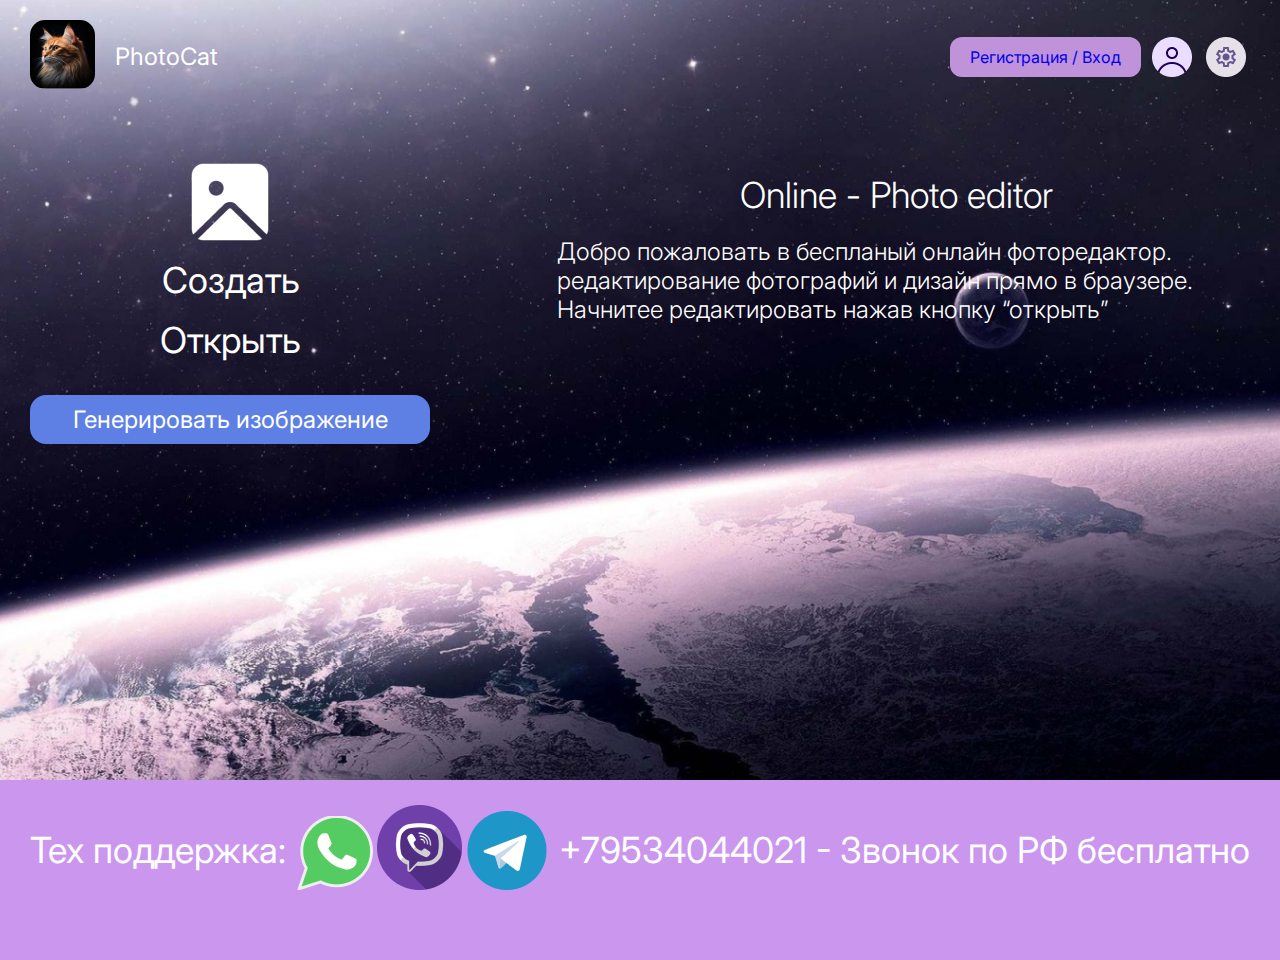
<file: index.html>
<!DOCTYPE html>
<html lang="en">
  <head>
    <meta charset="UTF-8" />
    <meta name="viewport" content="width=device-width, initial-scale=1.0" />
    <link rel="preconnect" href="https://fonts.googleapis.com" />
    <link rel="preconnect" href="https://fonts.gstatic.com" crossorigin />
    <link
      href="https://fonts.googleapis.com/css2?family=Inter:ital,opsz,wght@0,14..32,100..900;1,14..32,100..900&display=swap"
      rel="stylesheet"
    />
    <link rel="stylesheet" href="./css/style.css" />
    <title>Document</title>
  </head>
  <body>
    <header class="header">
      <div class="container">
        <div class="header__main">
          <div class="header__logo-text-block">
            <div class="header__logo">
              <img src="./img/image 1 (1).png" alt="logo" />
            </div>
            <p class="header__logo-text">PhotoCat</p>
          </div>
          <div class="header__btn-wrap">
            <a class="header__btn" href="./sign-up/sign-up.html"
              >Регистрация / Вход</a
            >
            <img src="./img/Generic avatar.png" alt="" />
            <img src="./img/Icon button toggleable.png" alt="" />
          </div>
        </div>
        <div class="header__wrap">
          <div class="header__text-img-block">
            <img src="./img/image 6.png" alt="" />
            <div class="header__boxik">
              <ul>
                <li class="header__sub-btn">
                  <a class="header__sub-btn" href="">Создать</a>
                </li>
                <li class="header__sub-btn">
                  <a class="header__sub-btn" href="">Открыть</a>
                </li>
              </ul>
            </div>
            <button class="header__btn-bl" href="#">
              Генерировать изображение
            </button>
          </div>
          <div class="header__text-block">
            <h1 class="header__title">Online - Photo editor</h1>
            <p class="header__text">
              Добро пожаловать в беспланый онлайн фоторедактор. редактирование
              фотографий и дизайн прямо в браузере. Начнитее редактировать нажав
              кнопку “открыть”
            </p>
          </div>
        </div>
      </div>
    </header>
    <section>
      <div class="header-line">
        <div class="container">
          <div class="header-line__block">
            <p class="header-line__text">Тех поддержка:</p>
            <div class="header-line__img">
              <img src="./img/whatsapp 1.png" alt="" />
              <img src="./img/image 13.png" alt="" />
              <img src="./img/image 14.png" alt="" />
            </div>
            <p class="header-line__text">
              +79534044021 - Звонок по РФ бесплатно
            </p>
          </div>
        </div>
      </div>
    </section>
  </body>
</html>
</file>
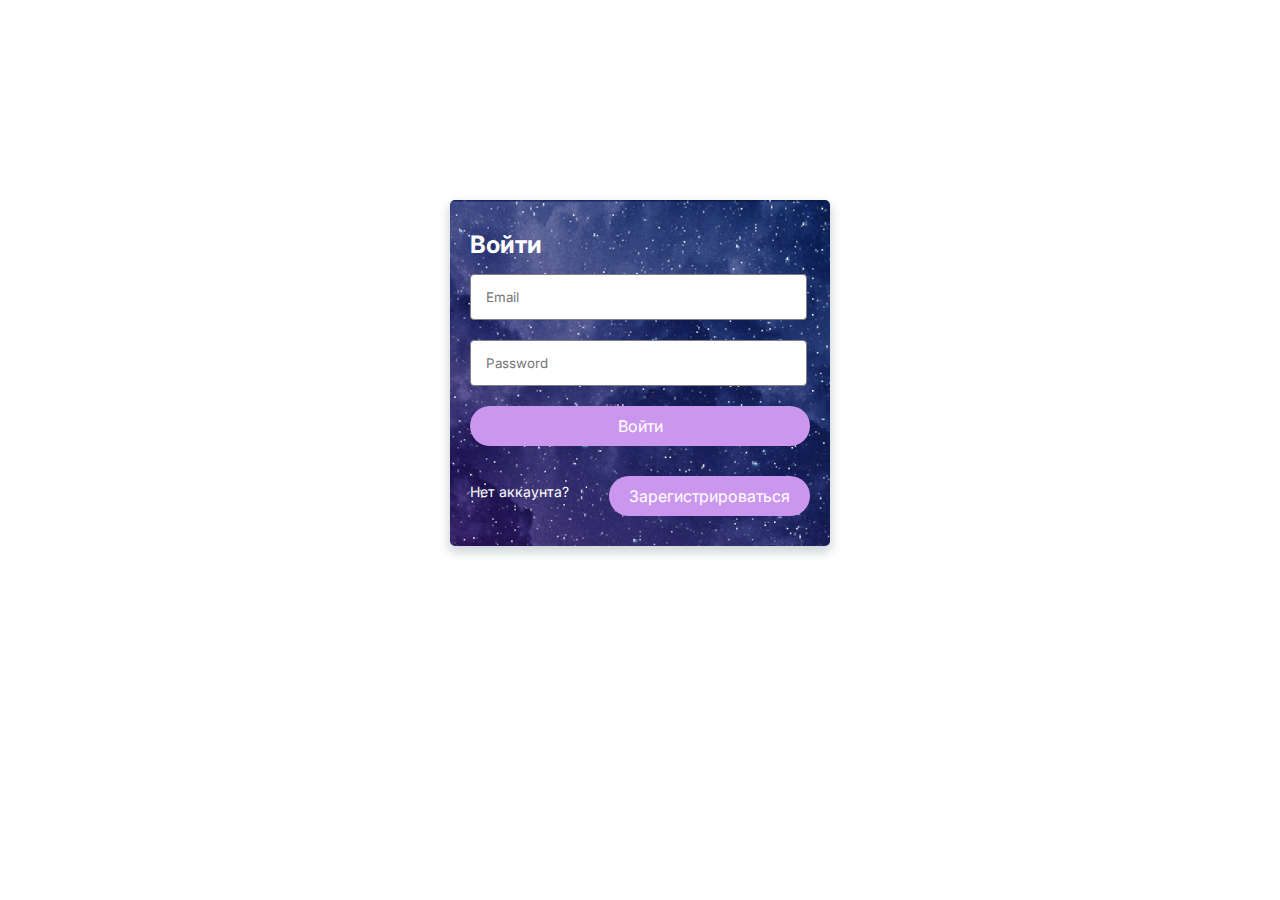
<file: sign-in/sign-in.html>
<!DOCTYPE html>
<html lang="en">
<head>
    <meta charset="UTF-8">
    <meta name="viewport" content="width=device-width, initial-scale=1.0">
    <link rel="preconnect" href="https://fonts.googleapis.com">
    <link rel="preconnect" href="https://fonts.gstatic.com" crossorigin>
    <link href="https://fonts.googleapis.com/css2?family=Inter:ital,opsz,wght@0,14..32,100..900;1,14..32,100..900&display=swap" rel="stylesheet">
    <link rel="stylesheet" href="./css/sign-in.css">
    <title>Войти</title>
</head>
<body>
    <section class="sign-in">
        <div class="container">
            <div class="sign-in__wrap">
                <h1 class="sign-in__title">Войти</h1>
                <input type="email" placeholder="Email" class="sign-in__input">
                <input type="password" placeholder="Password" class="sign-in__input">
                <a href="../index.html" class="sign-in__btn">Войти</a>
                <div class="sign-in__block">
                    <p class="sign-in__text">Нет аккаунта?</p>
                    <a href="../sign-up/sign-up.html" class="sign-in__btn">Зарегистрироваться</a>
                </div>
            </div>
        </div>
    </section>
</body>
</html>
</file>
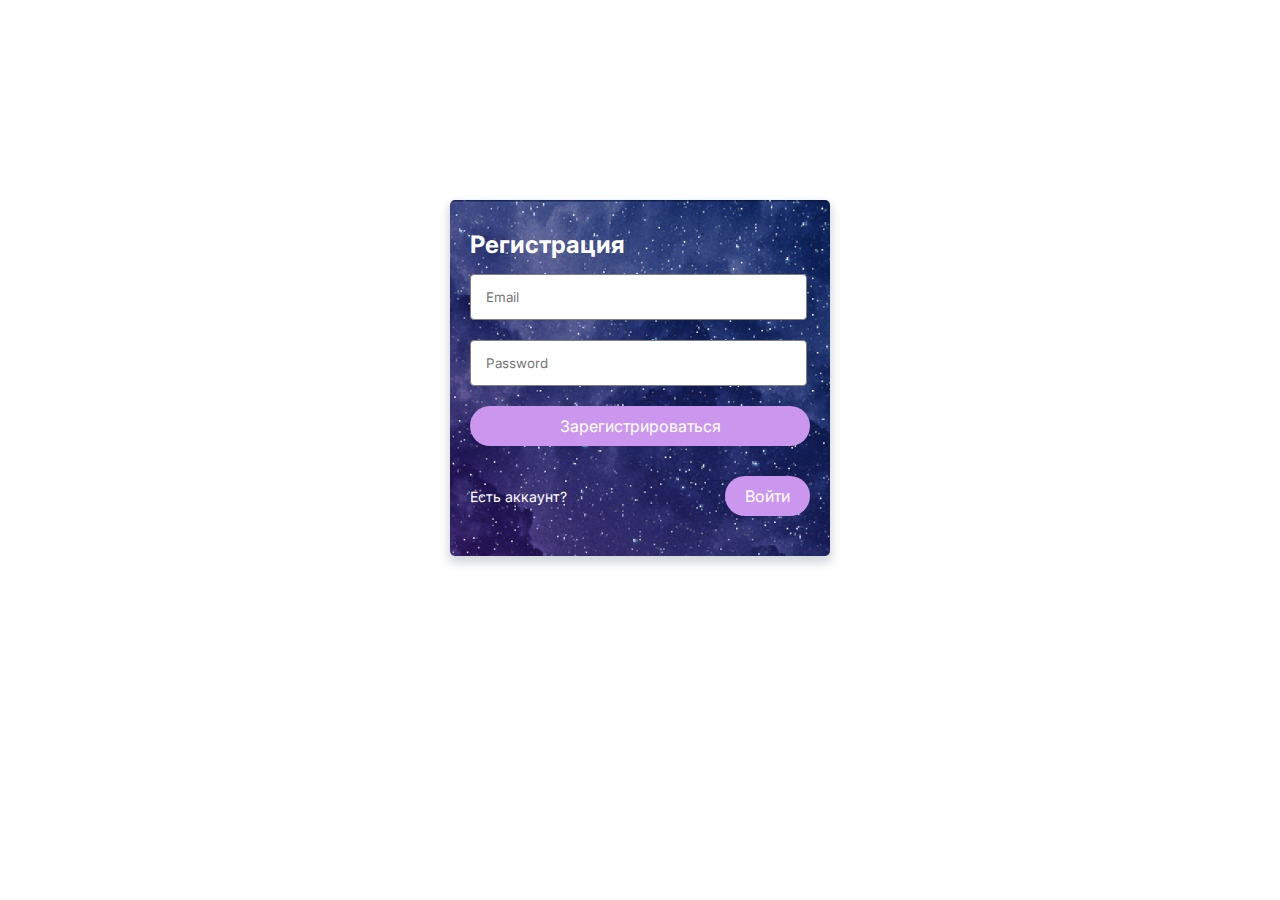
<file: sign-up/sign-up.html>
<!DOCTYPE html>
<html lang="en">
  <head>
    <meta charset="UTF-8" />
    <meta name="viewport" content="width=device-width, initial-scale=1.0" />
    <link rel="preconnect" href="https://fonts.googleapis.com" />
    <link rel="preconnect" href="https://fonts.gstatic.com" crossorigin />
    <link href="https://fonts.googleapis.com/css2?family=Inter:ital,opsz,wght@0,14..32,100..900;1,14..32,100..900&display=swap" rel="stylesheet"/>
    <link rel="stylesheet" href="./css/sign-up.css" />
    <title>Регистрация</title>
  </head>
  <body>
    <section class="sign-up">
      <div class="container">
        <div class="sign-up__wrap">
          <h1 class="sign-up__title">Регистрация</h1>
          <input type="email" placeholder="Email" class="sign-up__input" />
          <input type="password" placeholder="Password" class="sign-up__input"/>
          <a href="../index.html" class="sign-up__btn">Зарегистрироваться</a>
          <div class="sign-up__block">
            <p class="sign-up__text">Есть аккаунт?</p>
            <a href="../sign-in/sign-in.html" class="sign-up__sub-btn">Войти</a>
          </div>
        </div>
      </div>
    </section>
  </body>
</html>
</file>
<file: css/style.css>
* {
  padding: 0;
  margin: 0;
  text-decoration: none;
  font-family: "Inter", sans-serif;
}

.container {
  max-width: 1220px;
  margin-left: 20px;
  margin-right: 20px;
  margin: 0 auto;
}

.header {
  background: url(../img/bg.png) no-repeat center/cover;
  height: 100vh;
}
.header__main {
  display: flex;
  justify-content: space-between;
  padding-top: 20px;
}
.header__logo-text-block {
  display: flex;
  align-items: center;
  gap: 20px;
}
.header__logo-text {
  font-size: 24px;
  color: white;
}
.header__btn-wrap {
  display: flex;
  align-items: center;
  justify-content: space-between;
  width: 300px;
}
.header__btn {
  background-color: #c092d9;
  padding: 10px 20px;
  border-radius: 12px;
}
.header__wrap {
  margin-top: 60px;
  display: flex;
  justify-content: space-between;
  text-align: center;
}
.header__text-img-block {
  text-align: center;
}
.header__boxik {
  display: flex;
  align-items: center;
  margin-top: 20px;
}
.header__sub-btn {
  position: relative;
  left: 65px;
  color: white;
  margin-bottom: 50px;
  font-size: 36px;
  line-height: 10px;
  list-style: none;
}
.header__btn-bl {
  display: inline;
  color: white;
  background-color: #5e7fe4;
  padding: 10px 20px;
  border-radius: 16px;
  font-size: 24px;
  margin-top: 0px;
  width: 400px;
  border: none;
  cursor: pointer;
}
.header__title {
  color: white;
  font-size: 36px;
  padding-bottom: 20px;
  margin-top: 30px;
  font-weight: 300;
  margin: 0 auto;
  width: 468px;
}
.header__text {
  font-weight: 300;
  font-size: 24px;
  color: white;
  text-align: left;
  width: 678px;
}
.header__text-block {
  max-width: 678px;
  height: 100px;
  padding-top: 20px;
  padding-right: 15px;
}
.header__logo img {
  border-radius: 15px;
}

.header-line {
  margin-top: -120px;
  background: #cb97ee center center/cover;
  height: 20vh;
}
.header-line__block {
  display: flex;
  justify-content: space-between;
  align-items: center;
  padding-top: 25px;
}
.header-line__text {
  font-size: 36px;
  color: white;
}/*# sourceMappingURL=style.css.map */
</file>
<file: sign-in/css/sign-in.css>
* {
  padding: 0;
  margin: 0;
  text-decoration: none;
  font-family: "Inter", sans-serif;
}

.container {
  background: url(../img/bg.png);
  margin: 0 auto;
  max-width: 380px;
  box-shadow: 0px 5px 10px 2px rgba(34, 60, 80, 0.2);
  margin-top: 200px;
  border-radius: 5px;
}

.sign-in__wrap {
  padding-left: 20px;
  width: 340px;
  padding-top: 30px;
}
.sign-in__title {
  margin-bottom: 15px;
  font-size: 24px;
  font-weight: bold;
  color: white;
}
.sign-in__input {
  padding-left: 15px;
  width: 320px;
  height: 44px;
  border-radius: 4px;
  border: 1px solid gray;
  margin-bottom: 20px;
}
.sign-in__btn {
  background-color: #CB97EE;
  padding: 10px 20px;
  border-radius: 22px;
  color: white;
  margin-bottom: 30px;
  display: flex;
  justify-content: center;
}
.sign-in__block {
  display: flex;
  align-items: center;
  justify-content: space-between;
}
.sign-in__text {
  font-size: 14px;
  margin-bottom: 40px;
  color: white;
}
.sign-in__sub-btn {
  background-color: #CB97EE;
  padding: 10px 20px;
  border-radius: 22px;
  color: white;
  margin-bottom: 40px;
}/*# sourceMappingURL=sign-in.css.map */
</file>
<file: sign-up/css/sign-up.css>
* {
  padding: 0;
  margin: 0;
  text-decoration: none;
  font-family: "Inter", sans-serif;
}

.container {
  background: url(../img/bg.png);
  margin: 0 auto;
  max-width: 380px;
  box-shadow: 0px 5px 10px 2px rgba(34, 60, 80, 0.2);
  margin-top: 200px;
  border-radius: 5px;
}

.sign-up__wrap {
  padding-left: 20px;
  width: 340px;
  padding-top: 30px;
}
.sign-up__title {
  margin-bottom: 15px;
  font-size: 24px;
  font-weight: bold;
  color: white;
}
.sign-up__input {
  padding-left: 15px;
  width: 320px;
  height: 44px;
  border-radius: 4px;
  border: 1px solid gray;
  margin-bottom: 20px;
}
.sign-up__btn {
  background-color: #CB97EE;
  padding: 10px 20px;
  border-radius: 22px;
  color: white;
  margin-bottom: 30px;
  display: flex;
  justify-content: center;
}
.sign-up__block {
  display: flex;
  align-items: center;
  justify-content: space-between;
}
.sign-up__text {
  font-size: 14px;
  margin-bottom: 40px;
  color: white;
}
.sign-up__sub-btn {
  background-color: #CB97EE;
  padding: 10px 20px;
  border-radius: 22px;
  color: white;
  margin-bottom: 40px;
}/*# sourceMappingURL=sign-up.css.map */
</file>
